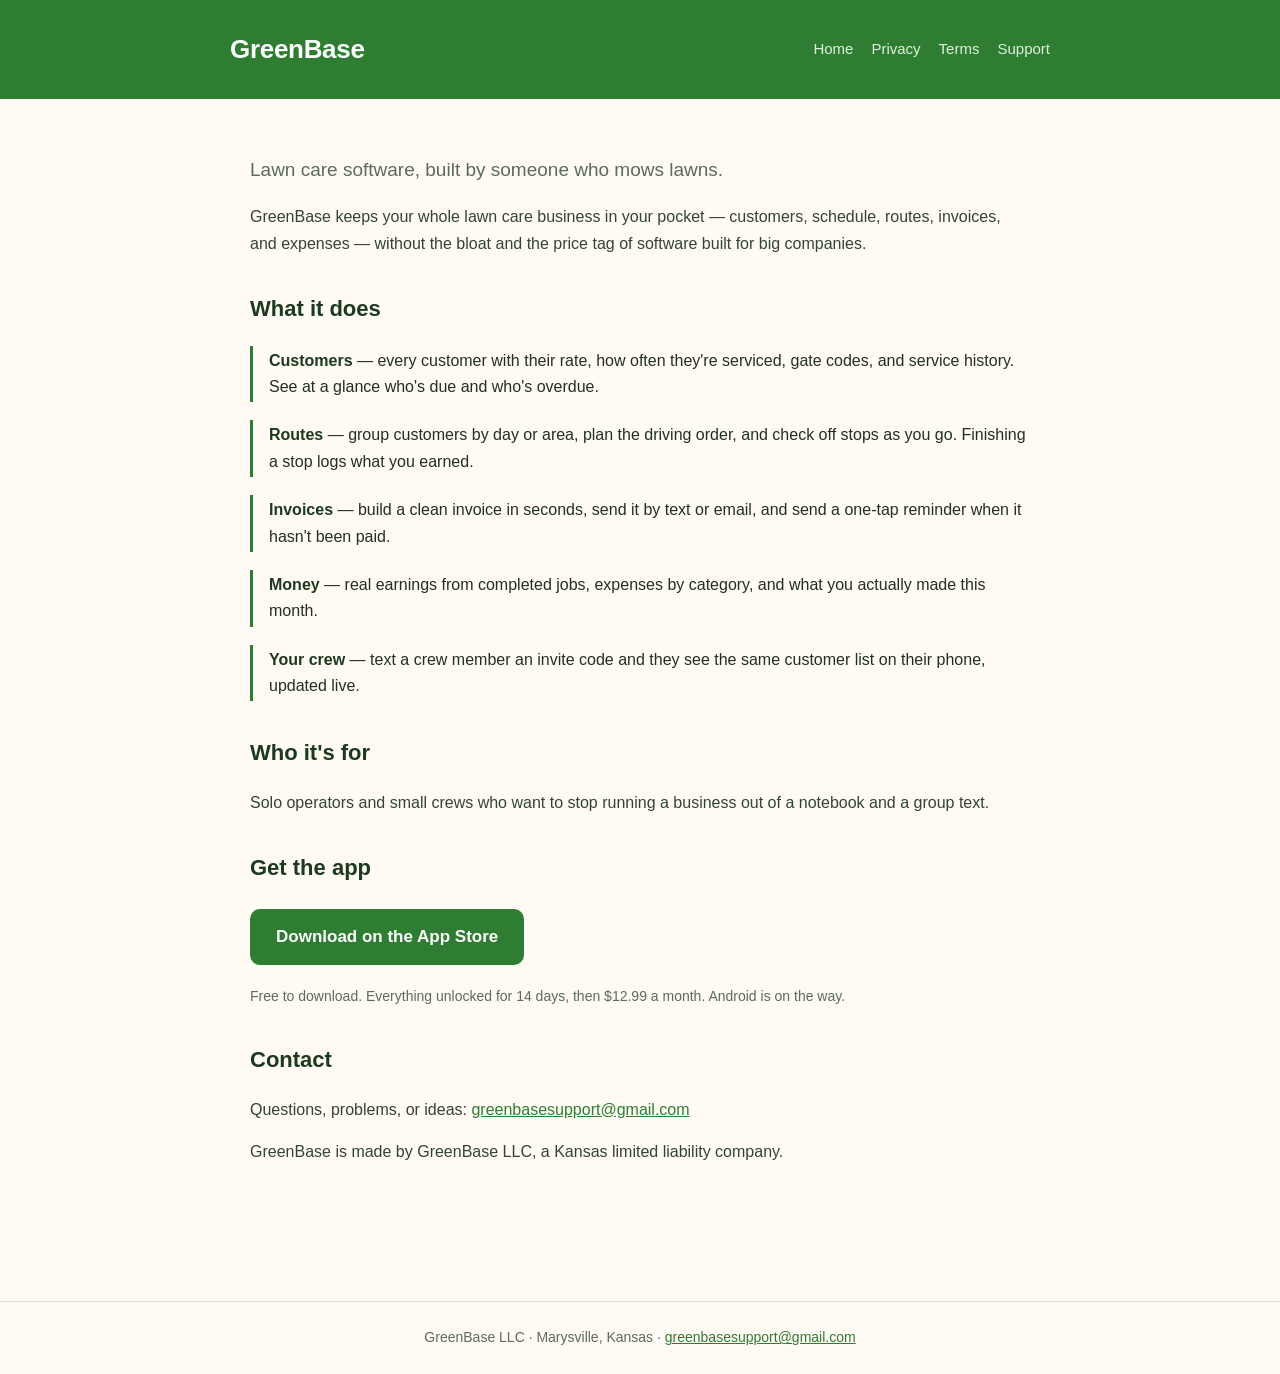
<file: index.html>
<!DOCTYPE html>
<html lang="en"><head><meta charset="utf-8">
<meta name="viewport" content="width=device-width,initial-scale=1">
<title>GreenBase — Lawn Care Business Software</title>
<meta name="description" content="GreenBase — simple software for lawn care businesses.">
<link rel="stylesheet" href="style.css"></head><body>
<header><div class="wrap"><h1>GreenBase</h1>
<nav><a href="index.html">Home</a><a href="privacy.html">Privacy</a><a href="terms.html">Terms</a><a href="support.html">Support</a></nav>
</div></header><main>
<p class="lead">Lawn care software, built by someone who mows lawns.</p>
<p>GreenBase keeps your whole lawn care business in your pocket &mdash; customers, schedule,
routes, invoices, and expenses &mdash; without the bloat and the price tag of software built
for big companies.</p>

<h2>What it does</h2>
<div class="feature"><b>Customers</b> &mdash; every customer with their rate, how often they're
serviced, gate codes, and service history. See at a glance who's due and who's overdue.</div>
<div class="feature"><b>Routes</b> &mdash; group customers by day or area, plan the driving
order, and check off stops as you go. Finishing a stop logs what you earned.</div>
<div class="feature"><b>Invoices</b> &mdash; build a clean invoice in seconds, send it by text
or email, and send a one-tap reminder when it hasn't been paid.</div>
<div class="feature"><b>Money</b> &mdash; real earnings from completed jobs, expenses by
category, and what you actually made this month.</div>
<div class="feature"><b>Your crew</b> &mdash; text a crew member an invite code and they see
the same customer list on their phone, updated live.</div>

<h2>Who it's for</h2>
<p>Solo operators and small crews who want to stop running a business out of a notebook and a
group text.</p>

<h2>Get the app</h2>
<p><a class="cta" href="https://apps.apple.com/us/app/id6799824538">Download on the App Store</a></p>
<p class="cta-note">Free to download. Everything unlocked for 14 days, then $12.99 a month.
Android is on the way.</p>

<h2>Contact</h2>
<p>Questions, problems, or ideas:
<a href="mailto:greenbasesupport@gmail.com">greenbasesupport@gmail.com</a></p>
<p>GreenBase is made by GreenBase LLC, a Kansas limited liability company.</p>
</main><footer>
GreenBase LLC &middot; Marysville, Kansas &middot;
<a href="mailto:greenbasesupport@gmail.com">greenbasesupport@gmail.com</a>
</footer></body></html>
</file>
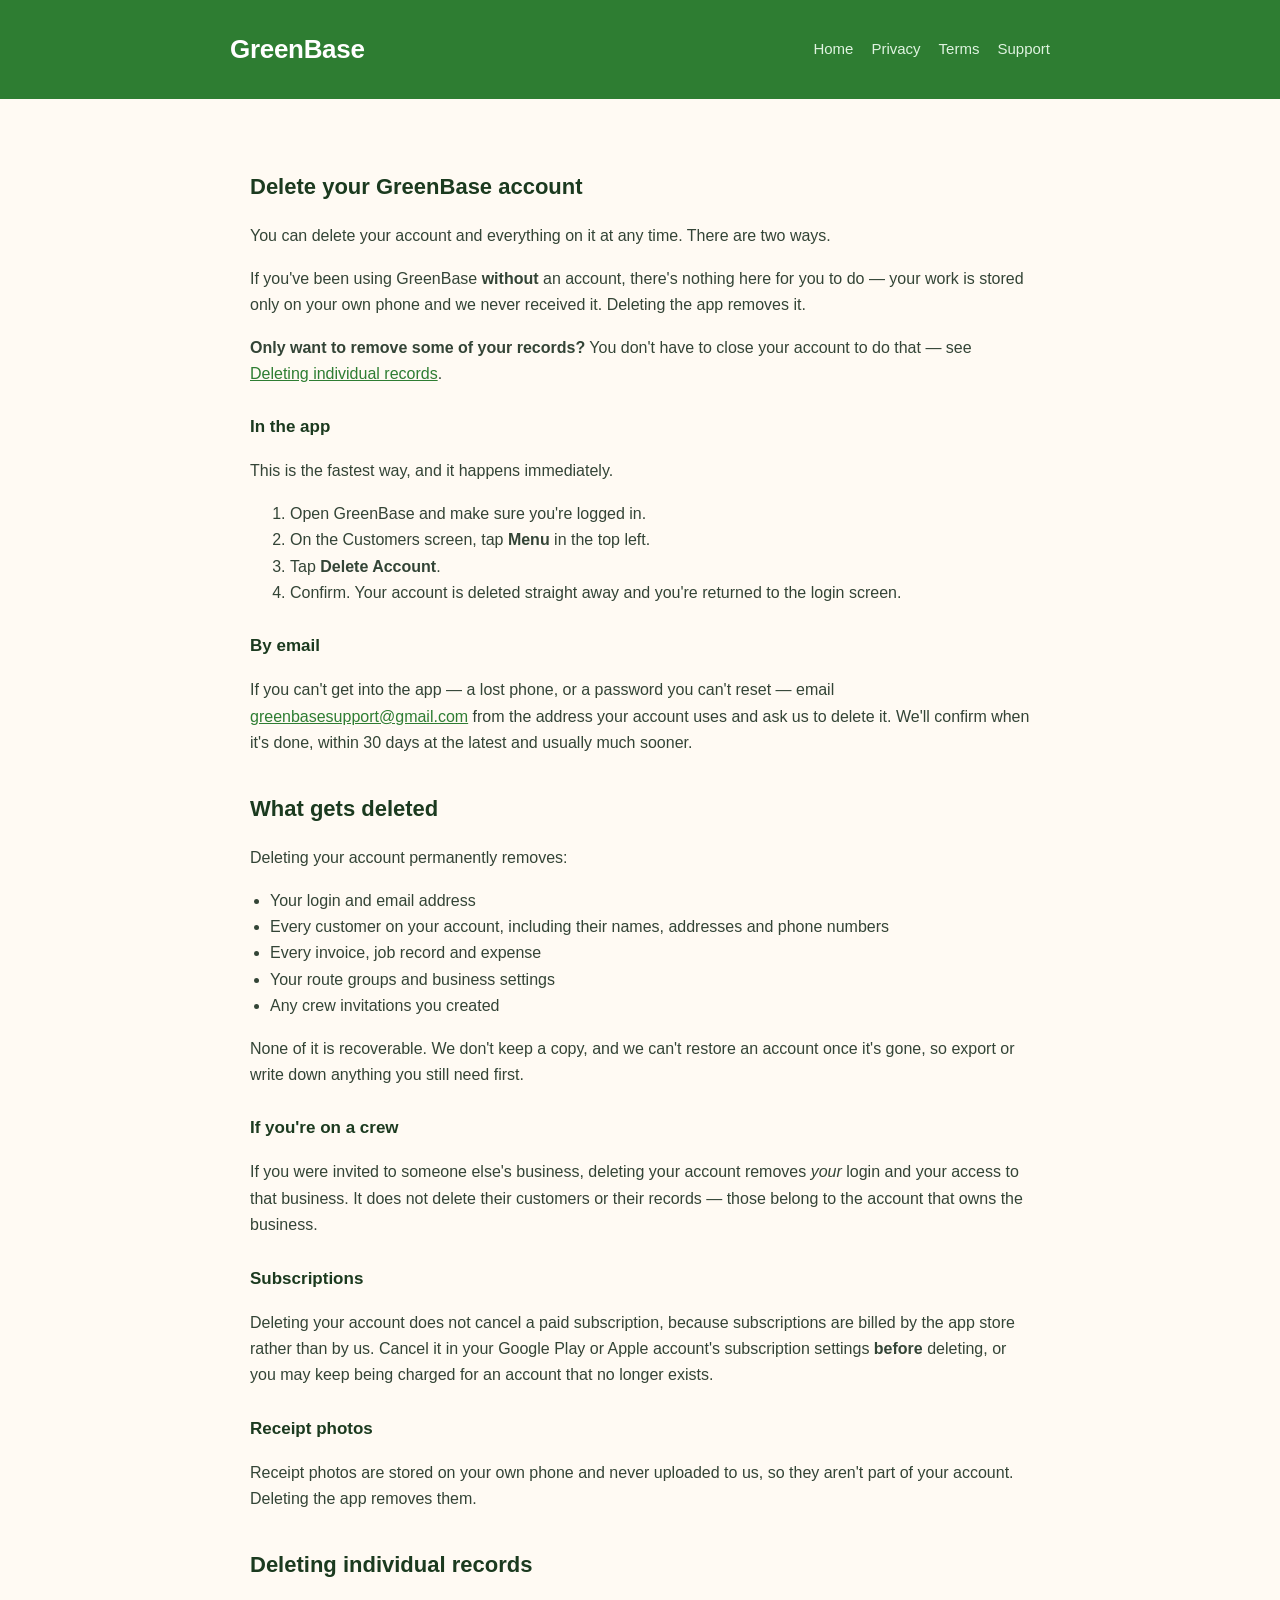
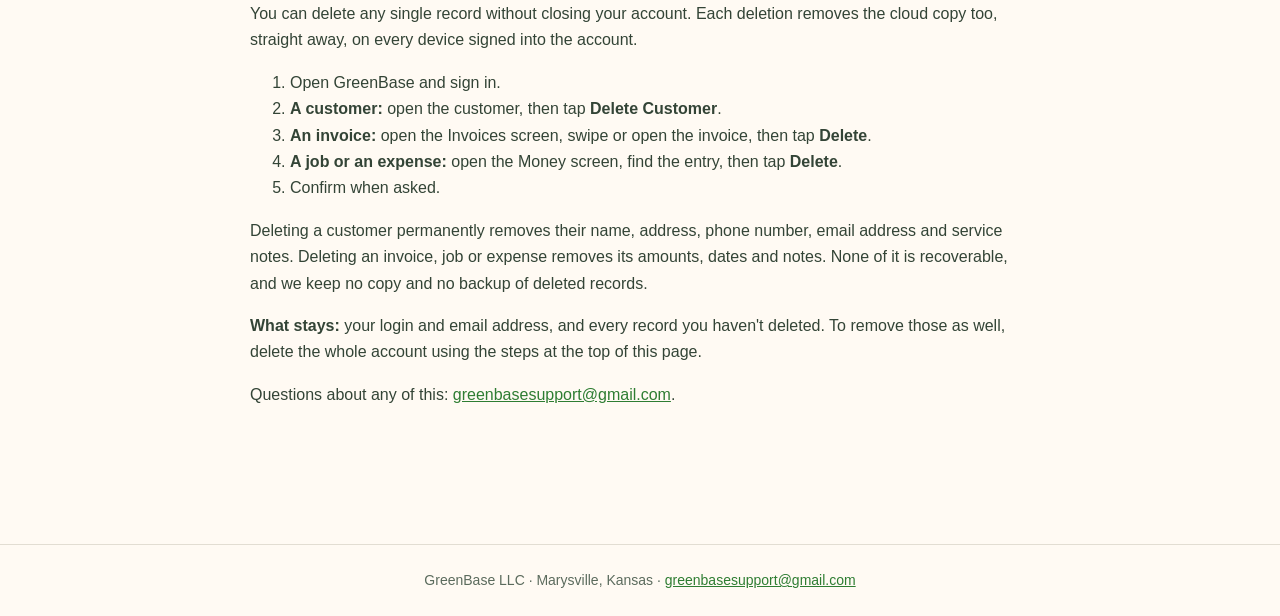
<file: delete-account.html>
<!DOCTYPE html>
<html lang="en"><head><meta charset="utf-8">
<meta name="viewport" content="width=device-width,initial-scale=1">
<title>Delete your account — GreenBase</title>
<link rel="stylesheet" href="style.css"></head><body>
<header><div class="wrap"><h1>GreenBase</h1>
<nav><a href="index.html">Home</a><a href="privacy.html">Privacy</a><a href="terms.html">Terms</a><a href="support.html">Support</a></nav>
</div></header><main>
<h2>Delete your GreenBase account</h2>

<p>You can delete your account and everything on it at any time. There are two ways.</p>

<p>If you've been using GreenBase <strong>without</strong> an account, there's nothing here for
you to do &mdash; your work is stored only on your own phone and we never received it. Deleting
the app removes it.</p>

<p><strong>Only want to remove some of your records?</strong> You don't have to close your
account to do that &mdash; see <a href="#delete-data">Deleting individual records</a>.</p>

<h3>In the app</h3>
<p>This is the fastest way, and it happens immediately.</p>
<ol>
<li>Open GreenBase and make sure you're logged in.</li>
<li>On the Customers screen, tap <strong>Menu</strong> in the top left.</li>
<li>Tap <strong>Delete Account</strong>.</li>
<li>Confirm. Your account is deleted straight away and you're returned to the login screen.</li>
</ol>

<h3>By email</h3>
<p>If you can't get into the app &mdash; a lost phone, or a password you can't reset &mdash;
email <a href="mailto:greenbasesupport@gmail.com">greenbasesupport@gmail.com</a> from the
address your account uses and ask us to delete it. We'll confirm when it's done, within 30
days at the latest and usually much sooner.</p>

<h2>What gets deleted</h2>
<p>Deleting your account permanently removes:</p>
<ul>
<li>Your login and email address</li>
<li>Every customer on your account, including their names, addresses and phone numbers</li>
<li>Every invoice, job record and expense</li>
<li>Your route groups and business settings</li>
<li>Any crew invitations you created</li>
</ul>

<p>None of it is recoverable. We don't keep a copy, and we can't restore an account once it's
gone, so export or write down anything you still need first.</p>

<h3>If you're on a crew</h3>
<p>If you were invited to someone else's business, deleting your account removes <em>your</em>
login and your access to that business. It does not delete their customers or their records
&mdash; those belong to the account that owns the business.</p>

<h3>Subscriptions</h3>
<p>Deleting your account does not cancel a paid subscription, because subscriptions are billed
by the app store rather than by us. Cancel it in your Google Play or Apple account's
subscription settings <strong>before</strong> deleting, or you may keep being charged for an
account that no longer exists.</p>

<h3>Receipt photos</h3>
<p>Receipt photos are stored on your own phone and never uploaded to us, so they aren't part of
your account. Deleting the app removes them.</p>

<h2 id="delete-data">Deleting individual records</h2>
<p>You can delete any single record without closing your account. Each deletion removes the
cloud copy too, straight away, on every device signed into the account.</p>
<ol>
<li>Open GreenBase and sign in.</li>
<li><strong>A customer:</strong> open the customer, then tap <strong>Delete Customer</strong>.</li>
<li><strong>An invoice:</strong> open the Invoices screen, swipe or open the invoice, then tap
<strong>Delete</strong>.</li>
<li><strong>A job or an expense:</strong> open the Money screen, find the entry, then tap
<strong>Delete</strong>.</li>
<li>Confirm when asked.</li>
</ol>
<p>Deleting a customer permanently removes their name, address, phone number, email address
and service notes. Deleting an invoice, job or expense removes its amounts, dates and notes.
None of it is recoverable, and we keep no copy and no backup of deleted records.</p>
<p><strong>What stays:</strong> your login and email address, and every record you haven't
deleted. To remove those as well, delete the whole account using the steps at the top of this
page.</p>

<p>Questions about any of this: <a href="mailto:greenbasesupport@gmail.com">greenbasesupport@gmail.com</a>.</p>
</main><footer>
GreenBase LLC &middot; Marysville, Kansas &middot;
<a href="mailto:greenbasesupport@gmail.com">greenbasesupport@gmail.com</a>
</footer></body></html>
</file>
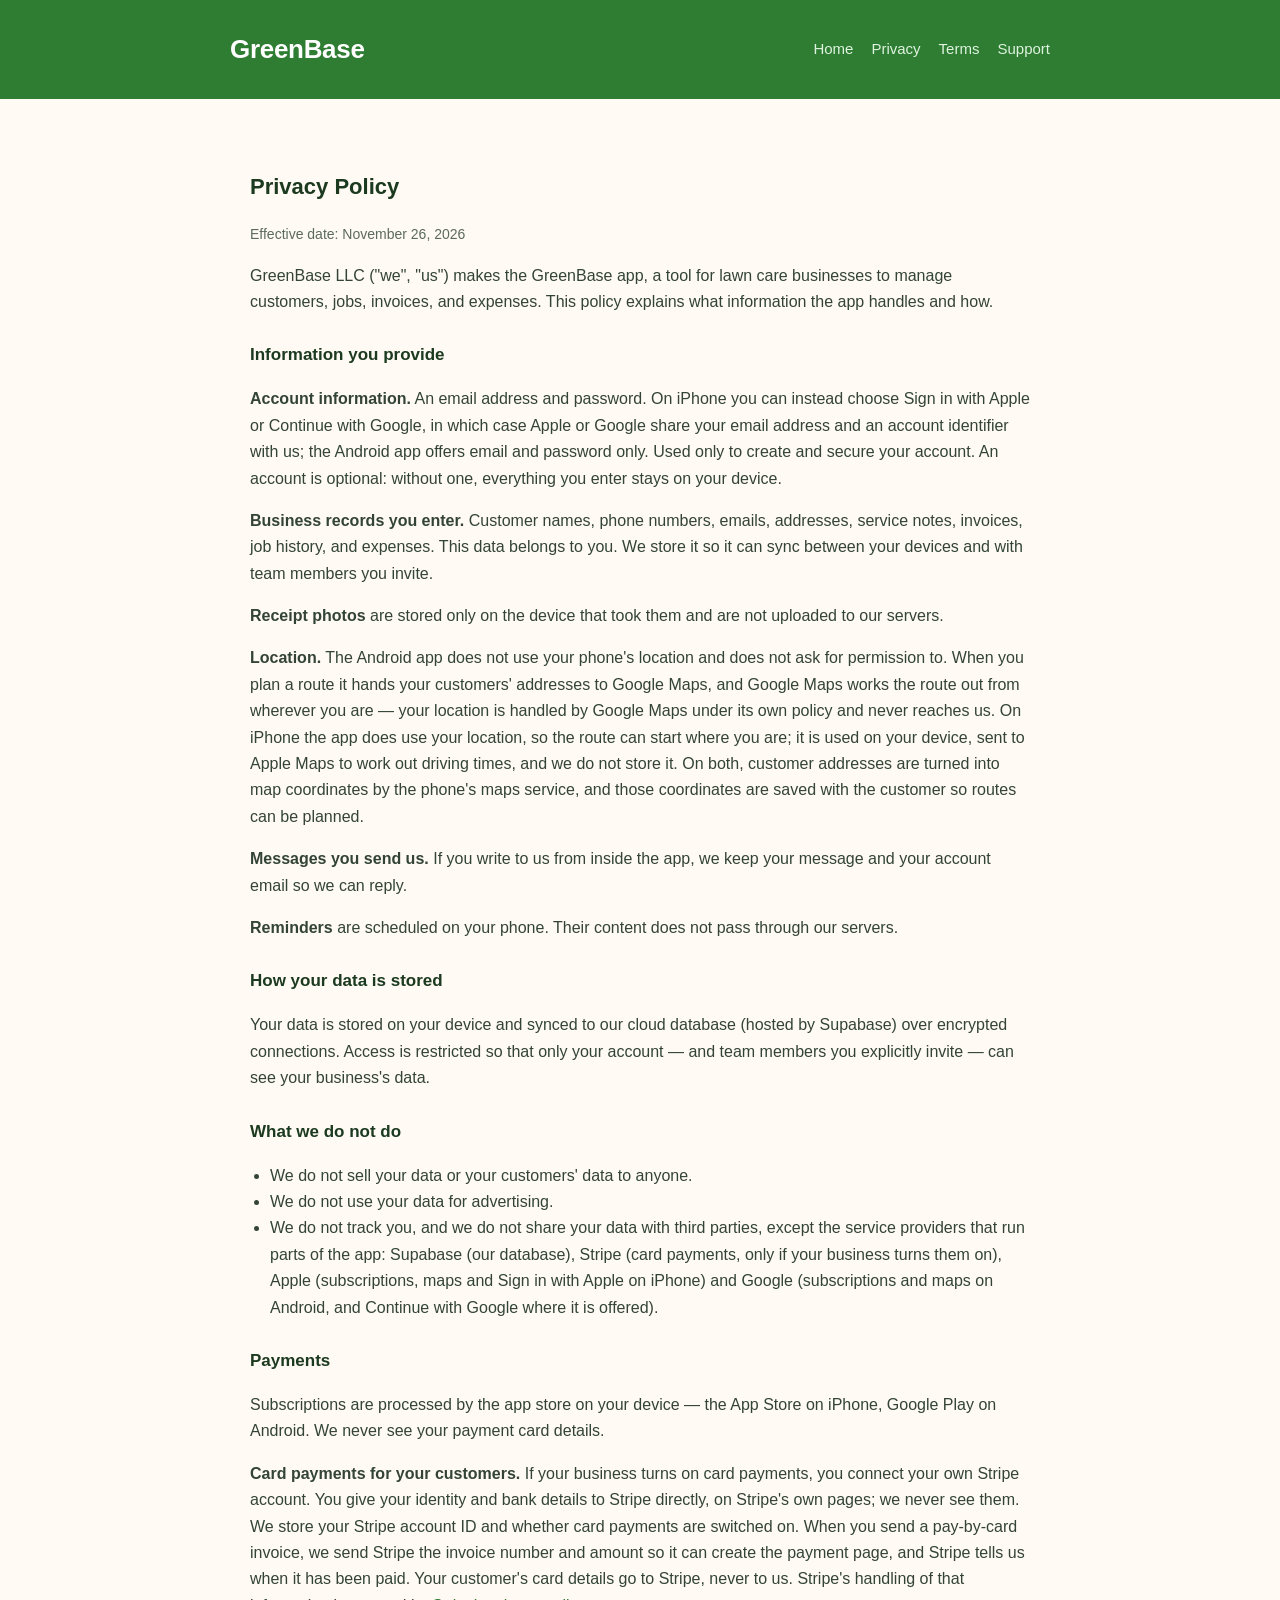
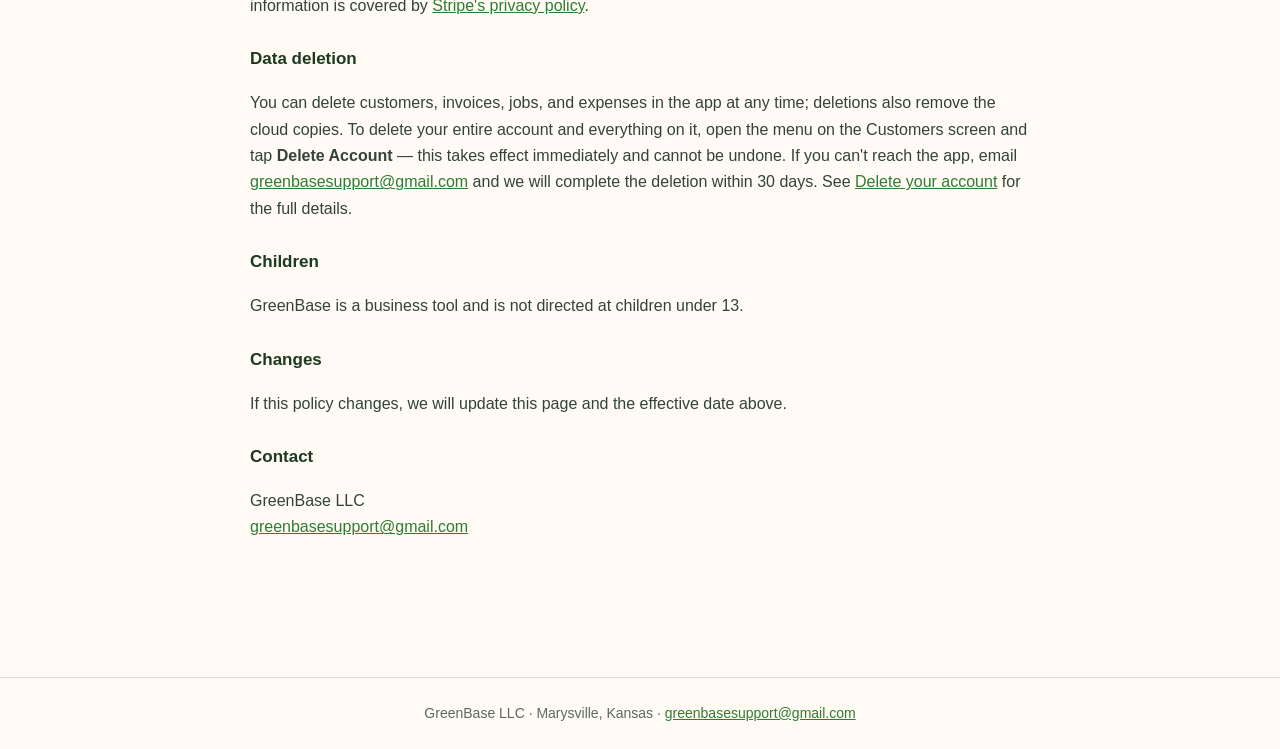
<file: privacy.html>
<!DOCTYPE html>
<html lang="en"><head><meta charset="utf-8">
<meta name="viewport" content="width=device-width,initial-scale=1">
<title>Privacy Policy — GreenBase</title>
<link rel="stylesheet" href="style.css"></head><body>
<header><div class="wrap"><h1>GreenBase</h1>
<nav><a href="index.html">Home</a><a href="privacy.html">Privacy</a><a href="terms.html">Terms</a><a href="support.html">Support</a></nav>
</div></header><main>
<h2>Privacy Policy</h2>
<p class="date">Effective date: November 26, 2026</p>
<p>GreenBase LLC ("we", "us") makes the GreenBase app, a tool for lawn care businesses to
manage customers, jobs, invoices, and expenses. This policy explains what information the app
handles and how.</p>

<h3>Information you provide</h3>
<p><b>Account information.</b> An email address and password. On iPhone you can instead choose
Sign in with Apple or Continue with Google, in which case Apple or Google share your email
address and an account identifier with us; the Android app offers email and password only.
Used only to create and secure your account. An account is optional: without one, everything
you enter stays on your device.</p>
<p><b>Business records you enter.</b> Customer names, phone numbers, emails, addresses,
service notes, invoices, job history, and expenses. This data belongs to you. We store it so
it can sync between your devices and with team members you invite.</p>
<p><b>Receipt photos</b> are stored only on the device that took them and are not uploaded to
our servers.</p>
<p><b>Location.</b> The Android app does not use your phone's location and does not ask for
permission to. When you plan a route it hands your customers' addresses to Google Maps, and
Google Maps works the route out from wherever you are &mdash; your location is handled by
Google Maps under its own policy and never reaches us. On iPhone the app does use your
location, so the route can start where you are; it is used on your device, sent to Apple Maps
to work out driving times, and we do not store it. On both, customer addresses are turned into
map coordinates by the phone's maps service, and those coordinates are saved with the customer
so routes can be planned.</p>
<p><b>Messages you send us.</b> If you write to us from inside the app, we keep your message
and your account email so we can reply.</p>
<p><b>Reminders</b> are scheduled on your phone. Their content does not pass through our
servers.</p>

<h3>How your data is stored</h3>
<p>Your data is stored on your device and synced to our cloud database (hosted by Supabase)
over encrypted connections. Access is restricted so that only your account &mdash; and team
members you explicitly invite &mdash; can see your business's data.</p>

<h3>What we do not do</h3>
<ul>
<li>We do not sell your data or your customers' data to anyone.</li>
<li>We do not use your data for advertising.</li>
<li>We do not track you, and we do not share your data with third parties, except the service
providers that run parts of the app: Supabase (our database), Stripe (card payments, only if
your business turns them on), Apple (subscriptions, maps and Sign in with Apple on iPhone) and
Google (subscriptions and maps on Android, and Continue with Google where it is offered).</li>
</ul>

<h3>Payments</h3>
<p>Subscriptions are processed by the app store on your device &mdash; the App Store on iPhone,
Google Play on Android. We never see your payment card details.</p>
<p><b>Card payments for your customers.</b> If your business turns on card payments, you
connect your own Stripe account. You give your identity and bank details to Stripe directly,
on Stripe's own pages; we never see them. We store your Stripe account ID and whether card
payments are switched on. When you send a pay-by-card invoice, we send Stripe the invoice
number and amount so it can create the payment page, and Stripe tells us when it has been
paid. Your customer's card details go to Stripe, never to us. Stripe's handling of that
information is covered by
<a href="https://stripe.com/privacy">Stripe's privacy policy</a>.</p>

<h3>Data deletion</h3>
<p>You can delete customers, invoices, jobs, and expenses in the app at any time; deletions
also remove the cloud copies. To delete your entire account and everything on it, open the
menu on the Customers screen and tap <strong>Delete Account</strong> &mdash; this takes effect
immediately and cannot be undone. If you can't reach the app, email
<a href="mailto:greenbasesupport@gmail.com">greenbasesupport@gmail.com</a> and we will
complete the deletion within 30 days. See
<a href="delete-account.html">Delete your account</a> for the full details.</p>

<h3>Children</h3>
<p>GreenBase is a business tool and is not directed at children under 13.</p>

<h3>Changes</h3>
<p>If this policy changes, we will update this page and the effective date above.</p>

<h3>Contact</h3>
<p>GreenBase LLC<br><a href="mailto:greenbasesupport@gmail.com">greenbasesupport@gmail.com</a></p>
</main><footer>
GreenBase LLC &middot; Marysville, Kansas &middot;
<a href="mailto:greenbasesupport@gmail.com">greenbasesupport@gmail.com</a>
</footer></body></html>
</file>
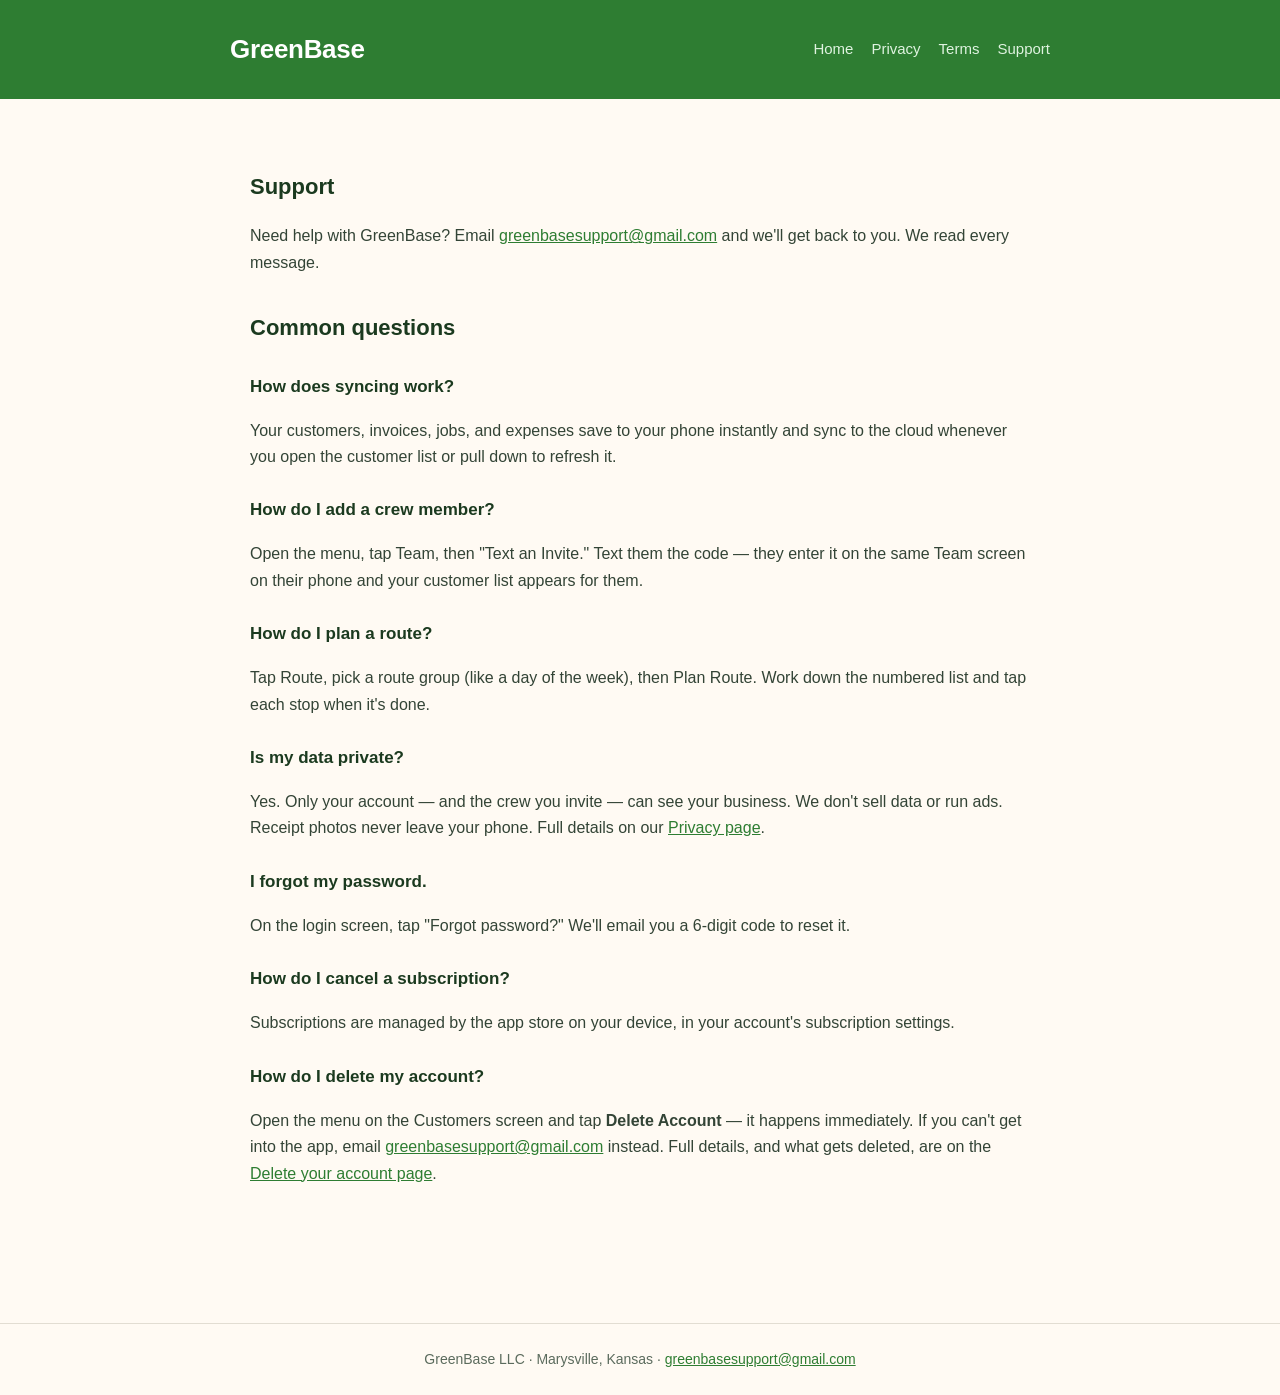
<file: support.html>
<!DOCTYPE html>
<html lang="en"><head><meta charset="utf-8">
<meta name="viewport" content="width=device-width,initial-scale=1">
<title>Support — GreenBase</title>
<link rel="stylesheet" href="style.css"></head><body>
<header><div class="wrap"><h1>GreenBase</h1>
<nav><a href="index.html">Home</a><a href="privacy.html">Privacy</a><a href="terms.html">Terms</a><a href="support.html">Support</a></nav>
</div></header><main>
<h2>Support</h2>
<p>Need help with GreenBase? Email
<a href="mailto:greenbasesupport@gmail.com">greenbasesupport@gmail.com</a> and we'll get back
to you. We read every message.</p>

<h2>Common questions</h2>

<h3>How does syncing work?</h3>
<p>Your customers, invoices, jobs, and expenses save to your phone instantly and sync to the
cloud whenever you open the customer list or pull down to refresh it.</p>

<h3>How do I add a crew member?</h3>
<p>Open the menu, tap Team, then "Text an Invite." Text them the code &mdash; they enter it on
the same Team screen on their phone and your customer list appears for them.</p>

<h3>How do I plan a route?</h3>
<p>Tap Route, pick a route group (like a day of the week), then Plan Route. Work down the
numbered list and tap each stop when it's done.</p>

<h3>Is my data private?</h3>
<p>Yes. Only your account &mdash; and the crew you invite &mdash; can see your business. We
don't sell data or run ads. Receipt photos never leave your phone. Full details on our
<a href="privacy.html">Privacy page</a>.</p>

<h3>I forgot my password.</h3>
<p>On the login screen, tap "Forgot password?" We'll email you a 6-digit code to reset it.</p>

<h3>How do I cancel a subscription?</h3>
<p>Subscriptions are managed by the app store on your device, in your account's subscription
settings.</p>

<h3>How do I delete my account?</h3>
<p>Open the menu on the Customers screen and tap <strong>Delete Account</strong> &mdash; it
happens immediately. If you can't get into the app, email
<a href="mailto:greenbasesupport@gmail.com">greenbasesupport@gmail.com</a> instead. Full
details, and what gets deleted, are on the
<a href="delete-account.html">Delete your account page</a>.</p>
</main><footer>
GreenBase LLC &middot; Marysville, Kansas &middot;
<a href="mailto:greenbasesupport@gmail.com">greenbasesupport@gmail.com</a>
</footer></body></html>
</file>
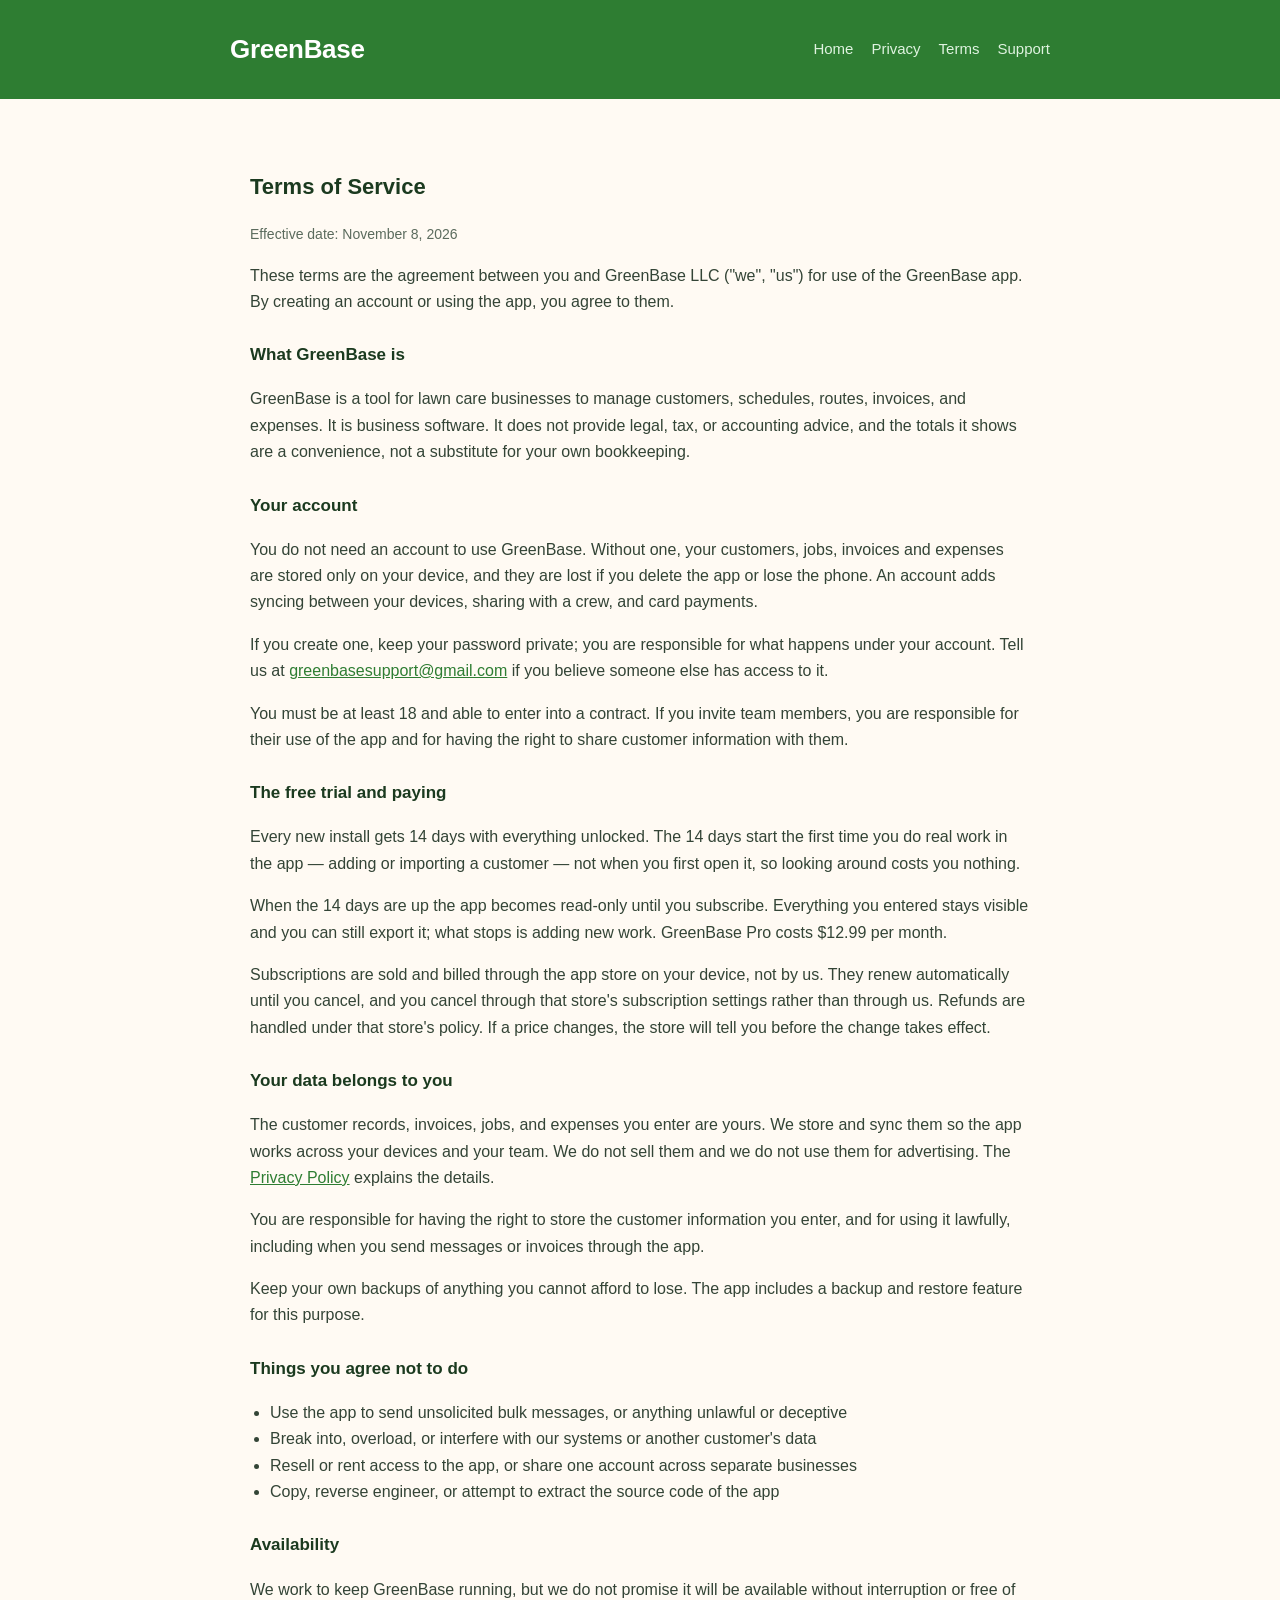
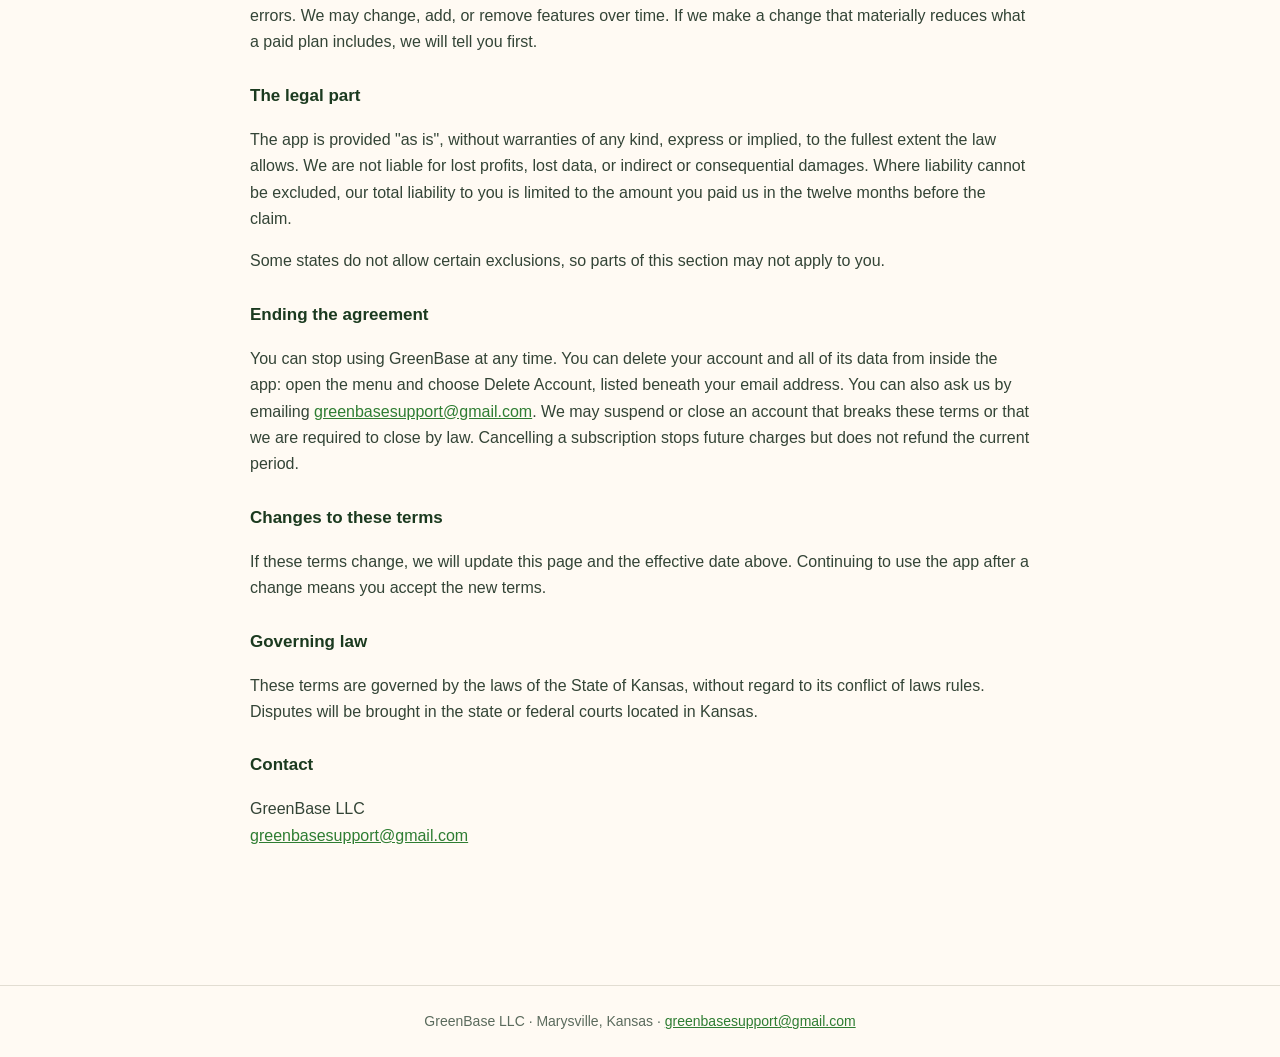
<file: terms.html>
<!DOCTYPE html>
<html lang="en"><head><meta charset="utf-8">
<meta name="viewport" content="width=device-width,initial-scale=1">
<title>Terms of Service — GreenBase</title>
<link rel="stylesheet" href="style.css"></head><body>
<header><div class="wrap"><h1>GreenBase</h1>
<nav><a href="index.html">Home</a><a href="privacy.html">Privacy</a><a href="terms.html">Terms</a><a href="support.html">Support</a></nav>
</div></header><main>
<h2>Terms of Service</h2>
<p class="date">Effective date: November 8, 2026</p>
<p>These terms are the agreement between you and GreenBase LLC ("we", "us") for use of the
GreenBase app. By creating an account or using the app, you agree to them.</p>

<h3>What GreenBase is</h3>
<p>GreenBase is a tool for lawn care businesses to manage customers, schedules, routes,
invoices, and expenses. It is business software. It does not provide legal, tax, or accounting
advice, and the totals it shows are a convenience, not a substitute for your own bookkeeping.</p>

<h3>Your account</h3>
<p>You do not need an account to use GreenBase. Without one, your customers, jobs, invoices
and expenses are stored only on your device, and they are lost if you delete the app or lose
the phone. An account adds syncing between your devices, sharing with a crew, and card
payments.</p>
<p>If you create one, keep your password private; you are responsible for what happens under
your account. Tell us at
<a href="mailto:greenbasesupport@gmail.com">greenbasesupport@gmail.com</a> if you believe
someone else has access to it.</p>
<p>You must be at least 18 and able to enter into a contract. If you invite team members,
you are responsible for their use of the app and for having the right to share customer
information with them.</p>

<h3>The free trial and paying</h3>
<p>Every new install gets 14 days with everything unlocked. The 14 days start the first time
you do real work in the app &mdash; adding or importing a customer &mdash; not when you first
open it, so looking around costs you nothing.</p>
<p>When the 14 days are up the app becomes read-only until you subscribe. Everything you
entered stays visible and you can still export it; what stops is adding new work. GreenBase
Pro costs $12.99 per month.</p>
<p>Subscriptions are sold and billed through the app store on your device, not by us. They
renew automatically until you cancel, and you cancel through that store's subscription
settings rather than through us. Refunds are handled under that store's policy. If a price
changes, the store will tell you before the change takes effect.</p>

<h3>Your data belongs to you</h3>
<p>The customer records, invoices, jobs, and expenses you enter are yours. We store and sync
them so the app works across your devices and your team. We do not sell them and we do not use
them for advertising. The <a href="privacy.html">Privacy Policy</a> explains the details.</p>
<p>You are responsible for having the right to store the customer information you enter, and
for using it lawfully, including when you send messages or invoices through the app.</p>
<p>Keep your own backups of anything you cannot afford to lose. The app includes a backup and
restore feature for this purpose.</p>

<h3>Things you agree not to do</h3>
<ul>
<li>Use the app to send unsolicited bulk messages, or anything unlawful or deceptive</li>
<li>Break into, overload, or interfere with our systems or another customer's data</li>
<li>Resell or rent access to the app, or share one account across separate businesses</li>
<li>Copy, reverse engineer, or attempt to extract the source code of the app</li>
</ul>

<h3>Availability</h3>
<p>We work to keep GreenBase running, but we do not promise it will be available without
interruption or free of errors. We may change, add, or remove features over time. If we make a
change that materially reduces what a paid plan includes, we will tell you first.</p>

<h3>The legal part</h3>
<p>The app is provided "as is", without warranties of any kind, express or implied, to the
fullest extent the law allows. We are not liable for lost profits, lost data, or indirect or
consequential damages. Where liability cannot be excluded, our total liability to you is
limited to the amount you paid us in the twelve months before the claim.</p>
<p>Some states do not allow certain exclusions, so parts of this section may not apply to you.</p>

<h3>Ending the agreement</h3>
<p>You can stop using GreenBase at any time. You can delete your account and all of its data
from inside the app: open the menu and choose Delete Account, listed beneath your email
address. You can also ask us by emailing
<a href="mailto:greenbasesupport@gmail.com">greenbasesupport@gmail.com</a>. We may suspend or
close an account that breaks these terms or that we are required to close by law. Cancelling a
subscription stops future charges but does not refund the current period.</p>

<h3>Changes to these terms</h3>
<p>If these terms change, we will update this page and the effective date above. Continuing to
use the app after a change means you accept the new terms.</p>

<h3>Governing law</h3>
<p>These terms are governed by the laws of the State of Kansas, without regard to its conflict
of laws rules. Disputes will be brought in the state or federal courts located in Kansas.</p>

<h3>Contact</h3>
<p>GreenBase LLC<br><a href="mailto:greenbasesupport@gmail.com">greenbasesupport@gmail.com</a></p>
</main><footer>
GreenBase LLC &middot; Marysville, Kansas &middot;
<a href="mailto:greenbasesupport@gmail.com">greenbasesupport@gmail.com</a>
</footer></body></html>
</file>
<file: style.css>
:root{--green:#2e7d32;--dark:#1b3a1f;--muted:#5b6b5d;--bg:#fffaf3}
*{box-sizing:border-box}
body{margin:0;font:16px/1.65 -apple-system,BlinkMacSystemFont,"Segoe UI",Roboto,Helvetica,Arial,sans-serif;
color:#223024;background:var(--bg)}
header{background:var(--green);color:#fff;padding:28px 20px}
header .wrap{max-width:820px;margin:0 auto;display:flex;align-items:center;gap:14px;flex-wrap:wrap}
header h1{margin:0;font-size:26px;letter-spacing:-.3px}
nav{margin-left:auto;display:flex;gap:18px}
nav a{color:#dff3e0;text-decoration:none;font-size:15px}
nav a:hover{color:#fff;text-decoration:underline}
main{max-width:820px;margin:0 auto;padding:36px 20px 70px}
h2{color:var(--dark);margin-top:34px;font-size:22px}
h3{color:var(--dark);margin-top:26px;font-size:17px}
p,li{color:#334436}
ul{padding-left:20px}
.lead{font-size:19px;color:var(--muted)}
.feature{border-left:3px solid var(--green);padding:2px 0 2px 16px;margin:18px 0}
.feature b{color:var(--dark)}
footer{border-top:1px solid #e2ddd2;margin-top:50px;padding:24px 20px;text-align:center;color:var(--muted);font-size:14px}
a{color:var(--green)}
.date{color:var(--muted);font-size:14px}
.cta{display:inline-block;background:var(--green);color:#fff;text-decoration:none;
font-size:17px;font-weight:600;padding:14px 26px;border-radius:10px;margin:4px 0}
.cta:hover{background:var(--dark)}
.cta-note{color:var(--muted);font-size:14px;margin-top:10px}
</file>
